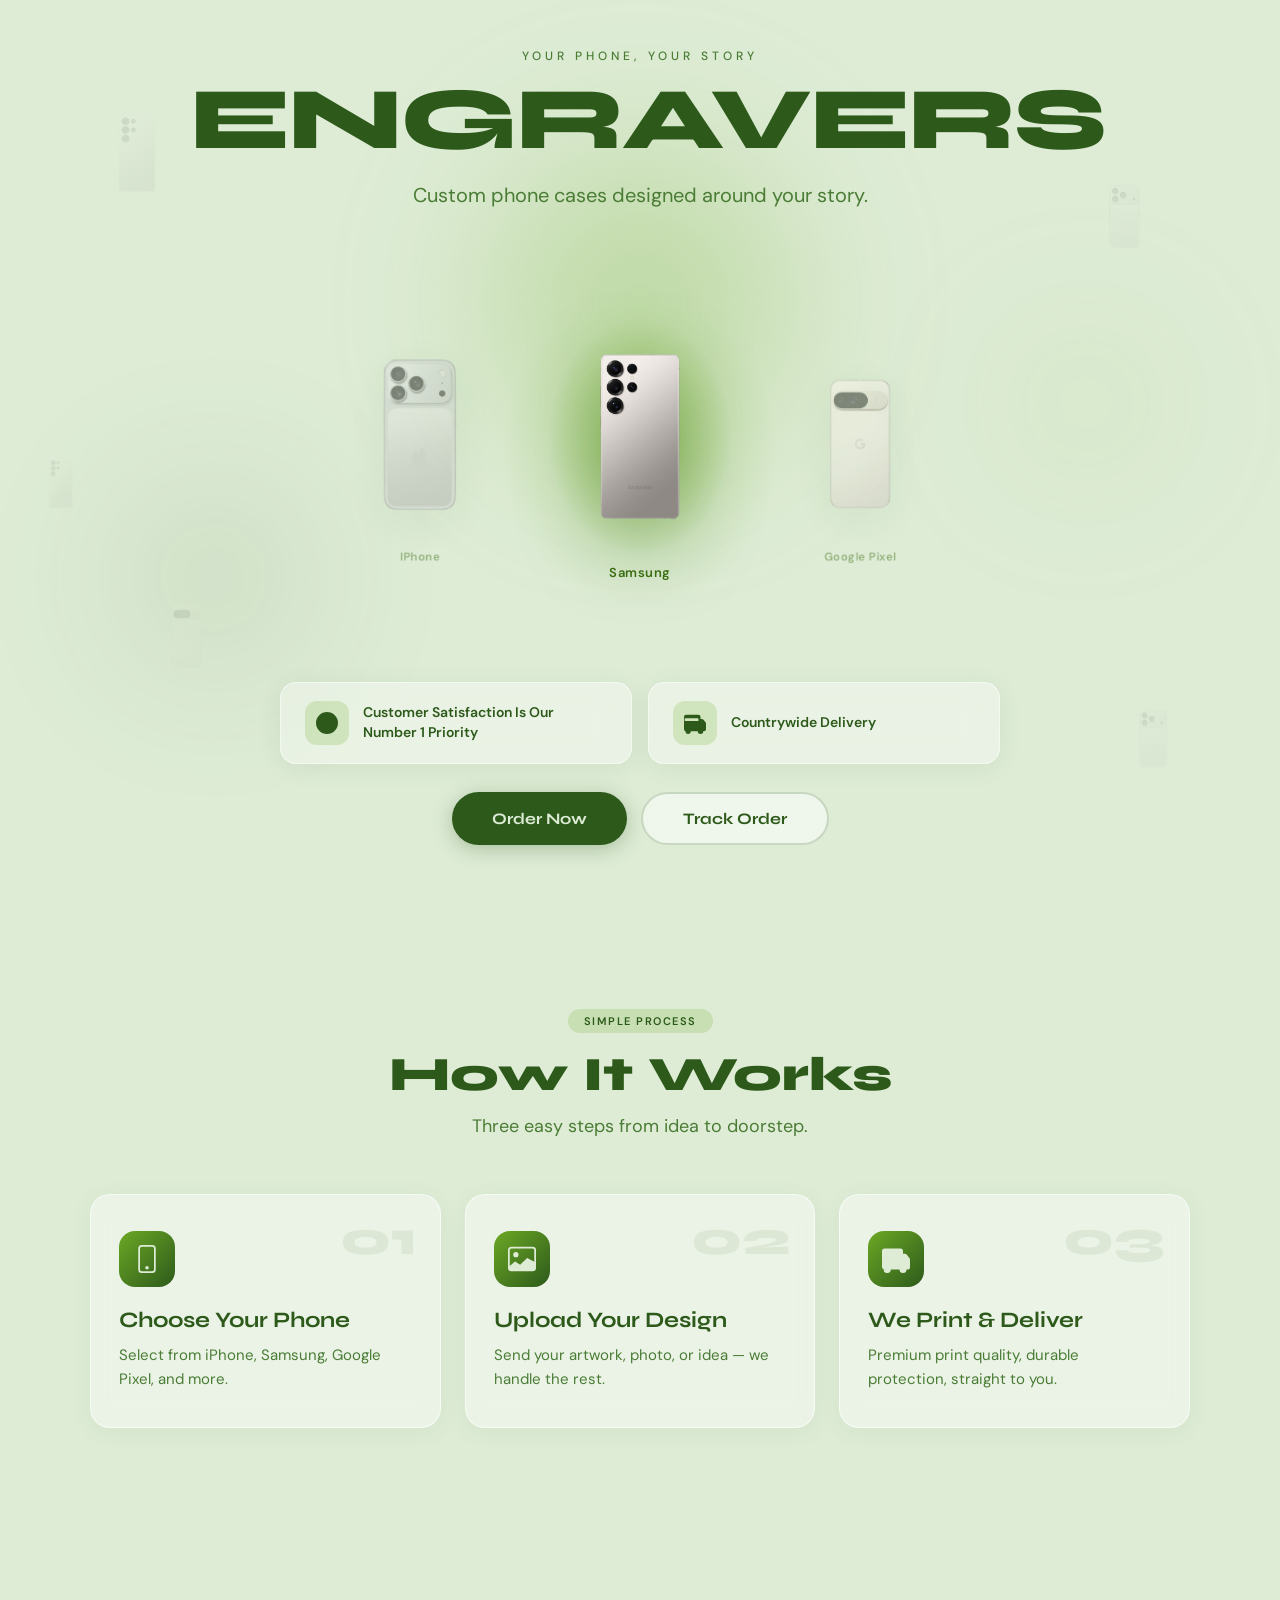
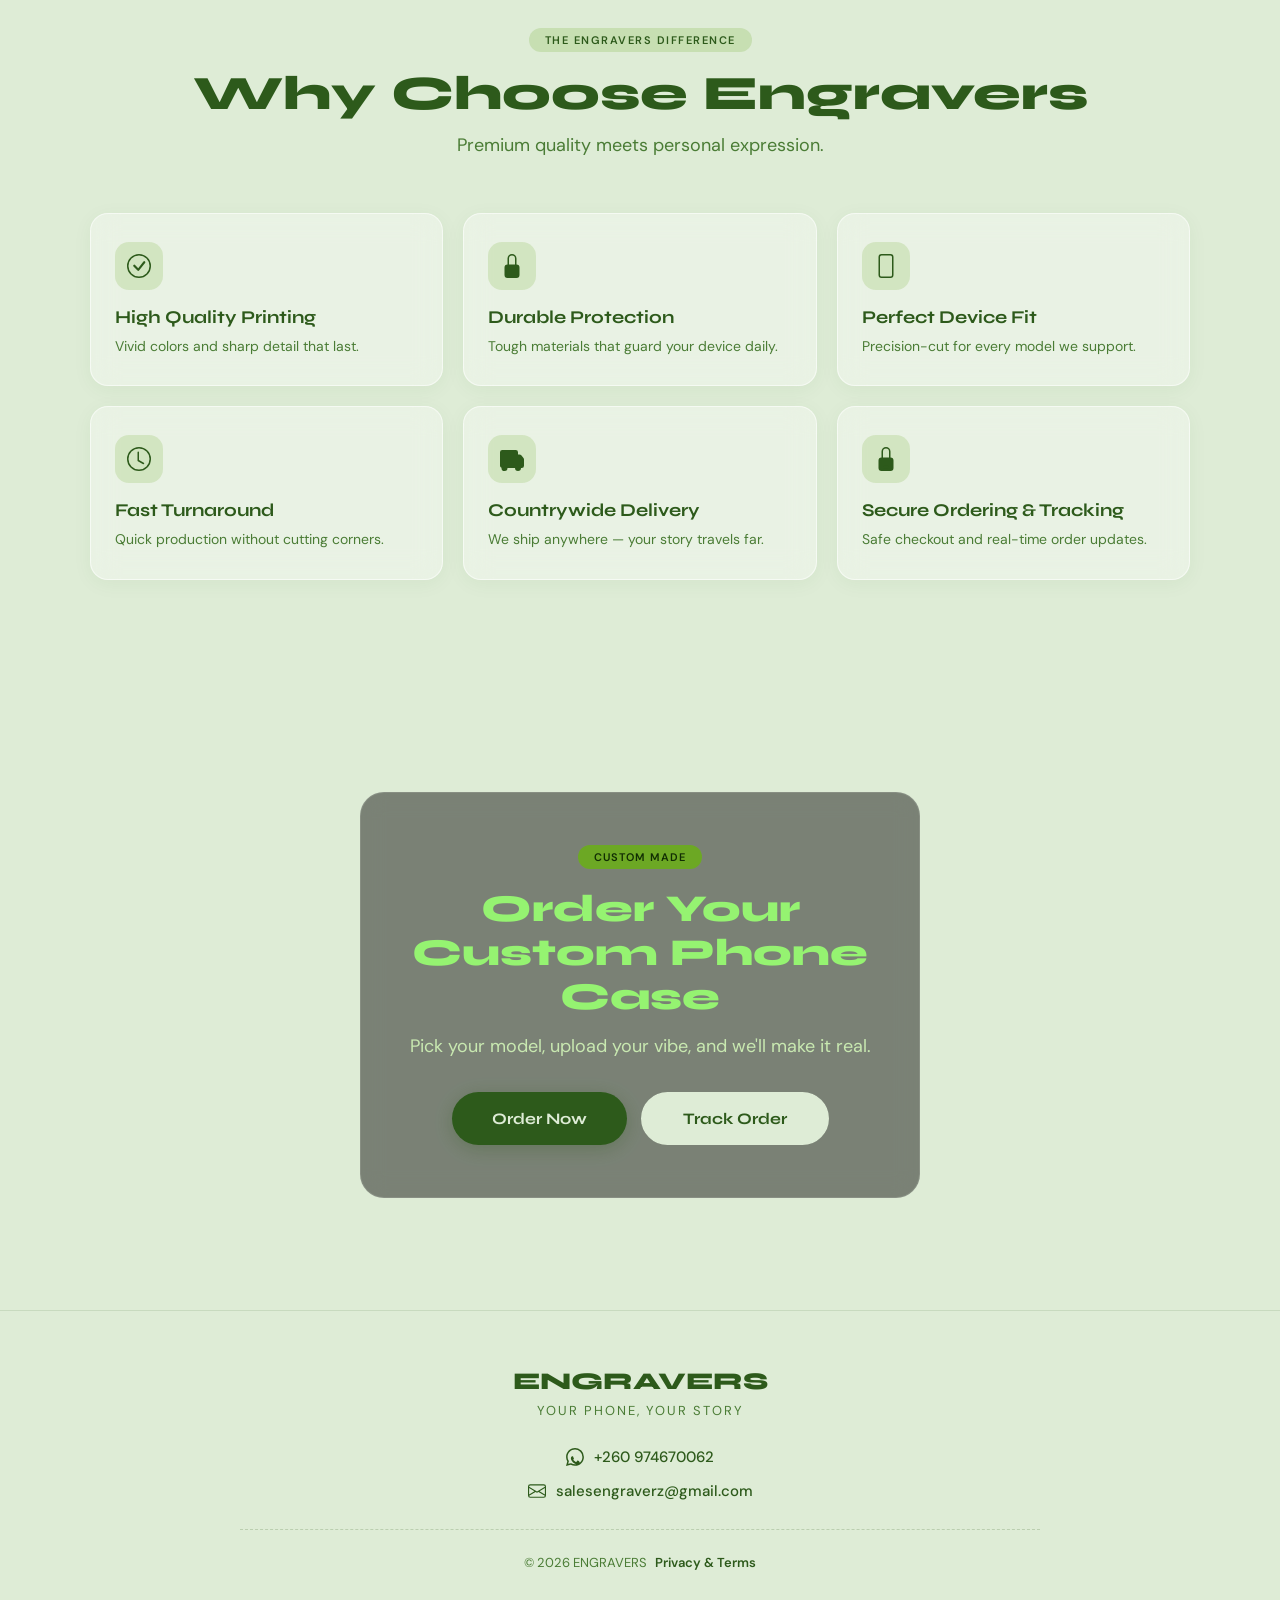
<file: index.html>
<!DOCTYPE html>
<html lang="en" style="color-scheme: light;">

<head>
    <meta charset="UTF-8">
    <meta name="viewport" content="width=device-width, initial-scale=1.0">
    <title>ENGRAVERS</title>
    <meta name="color-scheme" content="light only">
    <meta name="description" content="ENGRAVERS — Custom phone cases designed around your story.">
    <link rel="preconnect" href="https://fonts.googleapis.com">
    <link rel="preconnect" href="https://fonts.gstatic.com" crossorigin>
    <link
        href="https://fonts.googleapis.com/css2?family=DM+Sans:ital,opsz,wght@0,9..40,400;0,9..40,500;0,9..40,600;0,9..40,700&family=Syne:wght@400;600;700;800&display=swap"
        rel="stylesheet">
    <link rel="stylesheet" href="style.css">
    <link rel="icon" type="image/svg+xml" href="favicon.svg">
</head>

<body>

    <section class="hero" id="hero">
        <div class="hero-bg" aria-hidden="true">
            <div class="gradient-glow gradient-glow--1"></div>
            <div class="gradient-glow gradient-glow--2"></div>
            <div class="gradient-glow gradient-glow--3"></div>
            <div class="particles" id="particles"></div>
            <div class="floating-cases">
                <img class="floating-case floating-case--1" src="images/samsung.png" alt="">
                <img class="floating-case floating-case--2" src="images/iphone.png" alt="">
                <img class="floating-case floating-case--3" src="images/gpixel.png" alt="">
                <img class="floating-case floating-case--4" src="images/iphone.png" alt="">
                <img class="floating-case floating-case--5" src="images/samsung.png" alt="">
            </div>
        </div>

        <div class="hero-inner">
            <header class="hero-header reveal">
                <p class="hero-tagline">Your Phone, Your Story</p>
                <h1 class="hero-title">ENGRAVERS</h1>
                <p class="hero-subtitle">Custom phone cases designed around your story.</p>
            </header>

            <div class="carousel-wrap reveal reveal-delay-1">
                <div class="carousel-glow" aria-hidden="true"></div>
                <div class="carousel">
                    <div class="case-wrap left">
                        <div class="case-halo"></div>
                        <img class="phone-case" src="images/iphone.png" alt="iPhone case">
                        <span class="case-label">iPhone</span>
                    </div>
                    <div class="case-wrap active">
                        <div class="case-halo"></div>
                        <img class="phone-case" src="images/samsung.png" alt="Samsung case">
                        <span class="case-label">Samsung</span>
                    </div>
                    <div class="case-wrap right">
                        <div class="case-halo"></div>
                        <img class="phone-case" src="images/gpixel.png" alt="Google Pixel case">
                        <span class="case-label">Google Pixel</span>
                    </div>
                </div>
            </div>

            <div class="stats-bar reveal reveal-delay-2">
                <div class="stat-card">
                    <div class="stat-icon">
                        <svg xmlns="http://www.w3.org/2000/svg" width="22" height="22" fill="currentColor"
                            viewBox="0 0 16 16" aria-hidden="true">
                            <path
                                d="M8 16A8 8 0 1 0 8 0a8 8 0 0 0 0 16m3.5-7.813V4.396A.5.5 0 0 0 10.5 4h-5a.5.5 0 0 0-.5.5v3.791Q6 8 8 8q1.875 0 3.5-.813" />
                        </svg>
                    </div>
                    <p>Customer Satisfaction Is Our Number 1 Priority</p>
                </div>
                <div class="stat-card">
                    <div class="stat-icon">
                        <svg xmlns="http://www.w3.org/2000/svg" width="22" height="22" fill="currentColor"
                            viewBox="0 0 16 16" aria-hidden="true">
                            <path
                                d="M0 3.5A1.5 1.5 0 0 1 1.5 2h9A1.5 1.5 0 0 1 12 3.5V5h1.02a1.5 1.5 0 0 1 1.17.563l1.481 1.85a1.5 1.5 0 0 1 .329.938V12.5a1.5 1.5 0 0 1-1.5 1.5H14a2 2 0 1 1-4 0H5a2 2 0 1 1-3.998-.085A1.5 1.5 0 0 1 0 12.5zm11.5 3h-1v-1.5a.5.5 0 0 0-.5-.5h-9a.5.5 0 0 0-.5.5V6.5h11z" />
                        </svg>
                    </div>
                    <p>Countrywide Delivery</p>
                </div>
            </div>

            <div class="hero-cta reveal reveal-delay-3">
                <a href="order.html" class="order-btn order-btn--primary text-decoration-none"><span>Order
                        Now</span></a>
                <a href="track.php" class="order-btn order-btn--secondary text-decoration-none"><span>Track
                        Order</span></a>
            </div>
        </div>
    </section>

    <section class="section how-it-works" id="how-it-works">
        <div class="section-inner">
            <div class="section-header reveal">
                <span class="section-tag">Simple Process</span>
                <h2>How It Works</h2>
                <p>Three easy steps from idea to doorstep.</p>
            </div>
            <div class="steps-grid">
                <article class="step-card reveal">
                    <div class="step-icon">
                        <svg xmlns="http://www.w3.org/2000/svg" width="28" height="28" fill="currentColor"
                            viewBox="0 0 16 16" aria-hidden="true">
                            <path
                                d="M11 1a1 1 0 0 1 1 1v12a1 1 0 0 1-1 1H5a1 1 0 0 1-1-1V2a1 1 0 0 1 1-1zM5 0a2 2 0 0 0-2 2v12a2 2 0 0 0 2 2h6a2 2 0 0 0 2-2V2a2 2 0 0 0-2-2z" />
                            <path d="M8 14a1 1 0 1 0 0-2 1 1 0 0 0 0 2" />
                        </svg>
                    </div>
                    <span class="step-number">01</span>
                    <h3>Choose Your Phone</h3>
                    <p>Select from iPhone, Samsung, Google Pixel, and more.</p>
                </article>
                <article class="step-card reveal reveal-delay-1">
                    <div class="step-icon">
                        <svg xmlns="http://www.w3.org/2000/svg" width="28" height="28" fill="currentColor"
                            viewBox="0 0 16 16" aria-hidden="true">
                            <path d="M6.002 5.5a1.5 1.5 0 1 1-3 0 1.5 1.5 0 0 1 3 0" />
                            <path
                                d="M2.002 1a2 2 0 0 0-2 2v10a2 2 0 0 0 2 2h12a2 2 0 0 0 2-2V3a2 2 0 0 0-2-2zm12 1a1 1 0 0 1 1 1v6.5l-3.777-1.947a.5.5 0 0 0-.577.093l-3.71 3.71-2.66-1.772a.5.5 0 0 0-.63.062L1.002 12V3a1 1 0 0 1 1-1z" />
                        </svg>
                    </div>
                    <span class="step-number">02</span>
                    <h3>Upload Your Design</h3>
                    <p>Send your artwork, photo, or idea — we handle the rest.</p>
                </article>
                <article class="step-card reveal reveal-delay-2">
                    <div class="step-icon">
                        <svg xmlns="http://www.w3.org/2000/svg" width="28" height="28" fill="currentColor"
                            viewBox="0 0 16 16" aria-hidden="true">
                            <path
                                d="M0 3.5A1.5 1.5 0 0 1 1.5 2h9A1.5 1.5 0 0 1 12 3.5V5h1.02a1.5 1.5 0 0 1 1.17.563l1.481 1.85a1.5 1.5 0 0 1 .329.938V12.5a1.5 1.5 0 0 1-1.5 1.5H14a2 2 0 1 1-4 0H5a2 2 0 1 1-3.998-.085A1.5 1.5 0 0 1 0 12.5z" />
                        </svg>
                    </div>
                    <span class="step-number">03</span>
                    <h3>We Print &amp; Deliver</h3>
                    <p>Premium print quality, durable protection, straight to you.</p>
                </article>
            </div>
        </div>
    </section>

    <section class="section why-choose" id="why-choose">
        <div class="section-inner">
            <div class="section-header reveal">
                <span class="section-tag">The Engravers Difference</span>
                <h2>Why Choose Engravers</h2>
                <p>Premium quality meets personal expression.</p>
            </div>
            <div class="features-grid">
                <article class="feature-card reveal">
                    <div class="feature-icon">
                        <svg xmlns="http://www.w3.org/2000/svg" width="24" height="24" fill="currentColor"
                            viewBox="0 0 16 16" aria-hidden="true">
                            <path d="M8 15A7 7 0 1 1 8 1a7 7 0 0 1 0 14m0 1A8 8 0 1 0 8 0a8 8 0 0 0 0 16" />
                            <path
                                d="M10.97 4.97a.235.235 0 0 0-.02.022L7.477 9.417 5.384 7.323a.75.75 0 0 0-1.06 1.06L6.97 11.03a.75.75 0 0 0 1.079-.02l3.992-4.99a.75.75 0 0 0-1.071-1.05" />
                        </svg>
                    </div>
                    <h3>High Quality Printing</h3>
                    <p>Vivid colors and sharp detail that last.</p>
                </article>
                <article class="feature-card reveal reveal-delay-1">
                    <div class="feature-icon">
                        <svg xmlns="http://www.w3.org/2000/svg" width="24" height="24" fill="currentColor"
                            viewBox="0 0 16 16" aria-hidden="true">
                            <path
                                d="M8 1a2 2 0 0 1 2 2v4H6V3a2 2 0 0 1 2-2m3 6V3a3 3 0 0 0-6 0v4a2 2 0 0 0-2 2v5a2 2 0 0 0 2 2h6a2 2 0 0 0 2-2V9a2 2 0 0 0-2-2" />
                        </svg>
                    </div>
                    <h3>Durable Protection</h3>
                    <p>Tough materials that guard your device daily.</p>
                </article>
                <article class="feature-card reveal reveal-delay-2">
                    <div class="feature-icon">
                        <svg xmlns="http://www.w3.org/2000/svg" width="24" height="24" fill="currentColor"
                            viewBox="0 0 16 16" aria-hidden="true">
                            <path
                                d="M11 1a1 1 0 0 1 1 1v12a1 1 0 0 1-1 1H5a1 1 0 0 1-1-1V2a1 1 0 0 1 1-1zM5 0a2 2 0 0 0-2 2v12a2 2 0 0 0 2 2h6a2 2 0 0 0 2-2V2a2 2 0 0 0-2-2z" />
                        </svg>
                    </div>
                    <h3>Perfect Device Fit</h3>
                    <p>Precision-cut for every model we support.</p>
                </article>
                <article class="feature-card reveal">
                    <div class="feature-icon">
                        <svg xmlns="http://www.w3.org/2000/svg" width="24" height="24" fill="currentColor"
                            viewBox="0 0 16 16" aria-hidden="true">
                            <path d="M8 3.5a.5.5 0 0 0-1 0V9a.5.5 0 0 0 .252.434l3.5 2a.5.5 0 0 0 .496-.868L8 8.71z" />
                            <path d="M8 16A8 8 0 1 0 8 0a8 8 0 0 0 0 16m7-8A7 7 0 1 1 1 8a7 7 0 0 1 14 0" />
                        </svg>
                    </div>
                    <h3>Fast Turnaround</h3>
                    <p>Quick production without cutting corners.</p>
                </article>
                <article class="feature-card reveal reveal-delay-1">
                    <div class="feature-icon">
                        <svg xmlns="http://www.w3.org/2000/svg" width="24" height="24" fill="currentColor"
                            viewBox="0 0 16 16" aria-hidden="true">
                            <path
                                d="M0 3.5A1.5 1.5 0 0 1 1.5 2h9A1.5 1.5 0 0 1 12 3.5V5h1.02a1.5 1.5 0 0 1 1.17.563l1.481 1.85a1.5 1.5 0 0 1 .329.938V12.5a1.5 1.5 0 0 1-1.5 1.5H14a2 2 0 1 1-4 0H5a2 2 0 1 1-3.998-.085A1.5 1.5 0 0 1 0 12.5z" />
                        </svg>
                    </div>
                    <h3>Countrywide Delivery</h3>
                    <p>We ship anywhere — your story travels far.</p>
                </article>
                <article class="feature-card reveal reveal-delay-2">
                    <div class="feature-icon">
                        <svg xmlns="http://www.w3.org/2000/svg" width="24" height="24" fill="currentColor"
                            viewBox="0 0 16 16" aria-hidden="true">
                            <path
                                d="M8 1a2 2 0 0 1 2 2v4H6V3a2 2 0 0 1 2-2m3 6V3a3 3 0 0 0-6 0v4a2 2 0 0 0-2 2v5a2 2 0 0 0 2 2h6a2 2 0 0 0 2-2V9a2 2 0 0 0-2-2" />
                            <path
                                d="M9.5 12.5a.5.5 0 0 1 .5.5v1a.5.5 0 0 1-.5.5h-3a.5.5 0 0 1-.5-.5v-1a.5.5 0 0 1 .5-.5h3z" />
                        </svg>
                    </div>
                    <h3>Secure Ordering &amp; Tracking</h3>
                    <p>Safe checkout and real-time order updates.</p>
                </article>
            </div>
        </div>
    </section>

    <section class="order-section" id="order">
        <div class="order-content reveal">
            <div class="order-tag">custom made</div>
            <h2>Order Your Custom Phone Case</h2>
            <p>Pick your model, upload your vibe, and we'll make it real.</p>
            <div class="order-actions">
                <a href="order.html" class="order-btn order-btn--primary text-decoration-none"><span>Order
                        Now</span></a>
                <a href="track.php" class="order-btn order-btn--secondary text-decoration-none"><span>Track
                        Order</span></a>
            </div>
        </div>
    </section>

    <footer class="site-footer">
        <div class="footer-inner">
            <div class="footer-brand">
                <h3>ENGRAVERS</h3>
                <p>Your Phone, Your Story</p>
            </div>
            <div class="footer-contact">
                <a href="https://wa.me/260974670062" target="_blank" rel="noopener noreferrer" class="footer-link">
                    <svg xmlns="http://www.w3.org/2000/svg" width="18" height="18" fill="currentColor"
                        viewBox="0 0 16 16" aria-hidden="true">
                        <path
                            d="M13.601 2.326A7.85 7.85 0 0 0 7.994 0C3.627 0 .068 3.558.064 7.926c0 1.399.366 2.76 1.057 3.965L0 16l4.204-1.102a7.9 7.9 0 0 0 3.79.965h.004c4.368 0 7.926-3.558 7.93-7.93A7.9 7.9 0 0 0 13.6 2.326zM7.994 14.521a6.6 6.6 0 0 1-3.356-.92l-.24-.144-2.494.654.666-2.433-.156-.251a6.56 6.56 0 0 1-1.007-3.505c0-3.626 2.957-6.584 6.591-6.584a6.56 6.56 0 0 1 4.66 1.931 6.56 6.56 0 0 1 1.928 4.66c-.004 3.639-2.961 6.592-6.592 6.592m3.69-2.686c-.195-.097-1.155-.57-1.336-.636-.181-.066-.313-.097-.446.1-.133.197-.513.636-.63 1.155-.181.066-.362.032-.557-.066-1.171-.588-1.928-1.4-2.197-1.87-.097-.17-.01-.263.076-.349.076-.078.166-.195.249-.293.082-.1.11-.166.166-.332.055-.166.027-.313-.014-.395-.04-.082-.446-1.077-.612-1.47-.16-.389-.323-.335-.445-.34-.114-.007-.247-.007-.38-.007a.73.73 0 0 0-.529.247c-.182.198-.691.677-.691 1.654s.71 1.916.81 2.049c.098.133 1.394 2.132 3.383 2.992.47.205.84.326 1.129.418.475.152.904.129 1.246.08.38-.058 1.155-.472 1.316-.928.16-.457.16-.849.113-.927-.048-.078-.182-.125-.377-.221" />
                    </svg>
                    <span>+260 974670062</span>
                </a>
                <a href="mailto:salesengraverz@gmail.com" class="footer-link">
                    <svg xmlns="http://www.w3.org/2000/svg" width="18" height="18" fill="currentColor"
                        viewBox="0 0 16 16" aria-hidden="true">
                        <path
                            d="M0 4a2 2 0 0 1 2-2h12a2 2 0 0 1 2 2v8a2 2 0 0 1-2 2H2a2 2 0 0 1-2-2zm2-1a1 1 0 0 0-1 1v.217l7 4.2 7-4.2V4a1 1 0 0 0-1-1zm13 2.383-4.708 2.825L15 11.105zm-.034 6.876-5.64-3.471L8 9.583l-1.326-.795-5.64 3.47A1 1 0 0 0 2 13h12a1 1 0 0 0 .966-.741zM1 11.105l4.708-2.897L1 5.383z" />
                    </svg>
                    <span>salesengraverz@gmail.com</span>
                </a>
            </div>
            <div class="footer-bottom">
                <p>&copy; 2026 ENGRAVERS</p>
                <a href="privacy.php" class="footer-policy">Privacy &amp; Terms</a>
            </div>
        </div>
    </footer>

    <script src="script.js"></script>
</body>

</html>
</file>
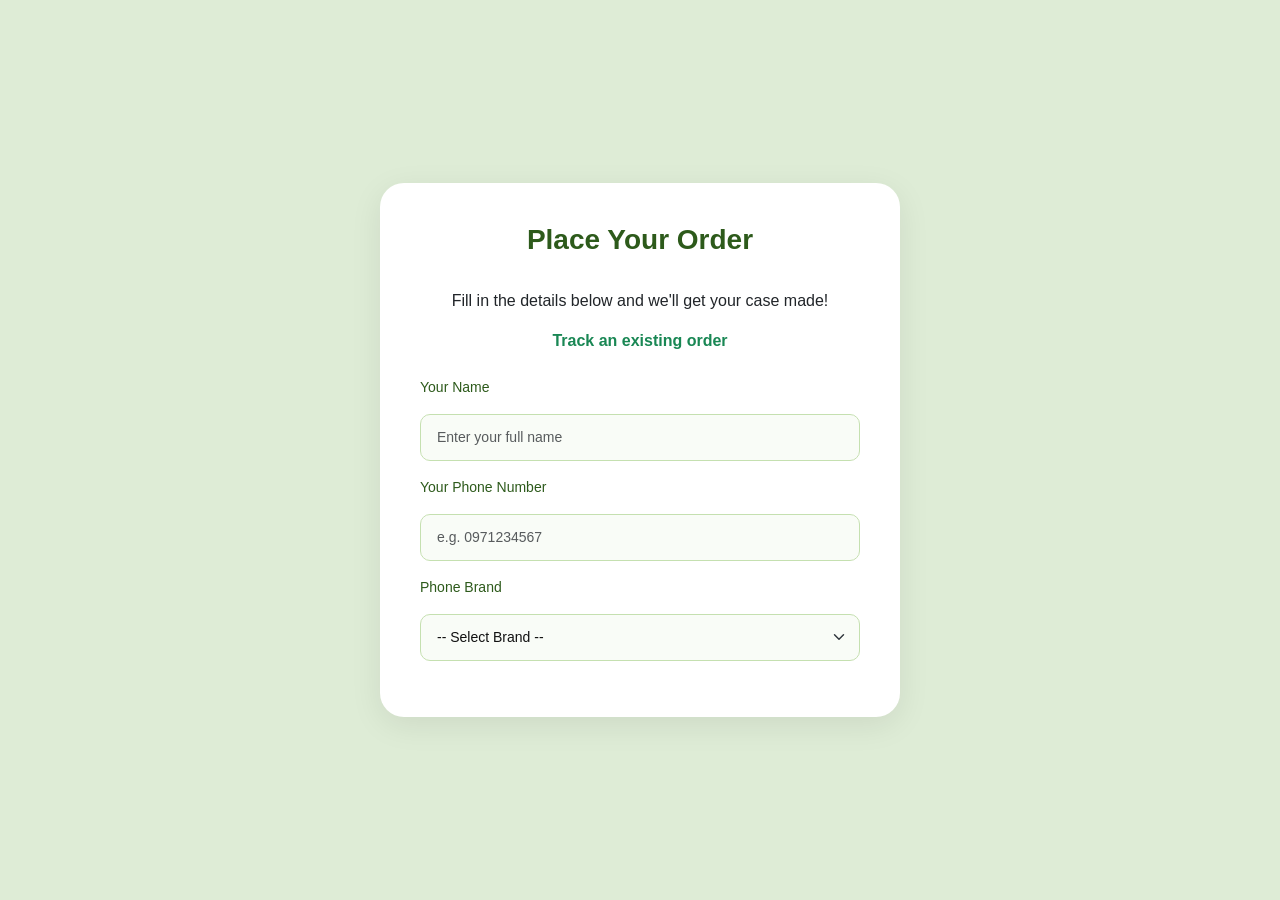
<file: order.html>
<!DOCTYPE html>
<html lang="en">
<head>
    <meta charset="UTF-8">
    <meta name="viewport" content="width=device-width, initial-scale=1.0">
    <title>ENGRAVERS ORDER FORM</title>
    <link href="https://cdn.jsdelivr.net/npm/bootstrap@5.3.0/dist/css/bootstrap.min.css" rel="stylesheet" />
    <link rel="stylesheet" href="order.css" />
    <link rel="icon" type="image/svg+xml" href="favicon.svg">
</head>
<body>
  <div class="container py-5">
    <div class="order-page mx-auto">

      <div class="order-header text-center mb-4">
        <h1>Place Your Order</h1>
        <p>Fill in the details below and we'll get your case made!</p>
        <a href="track.php" class="text-success fw-semibold text-decoration-none">Track an existing order</a>
      </div>

      <form id="orderForm">

        <!-- NAME -->
        <div class="field mb-3">
          <label class="form-label">Your Name</label>
          <input type="text" id="name" name="name" class="form-control" placeholder="Enter your full name" required />
        </div>

        <!-- PHONE NUMBER -->
        <div class="field mb-3">
          <label class="form-label">Your Phone Number</label>
          <input type="tel" id="phone" name="phone" class="form-control" placeholder="e.g. 0971234567" required />
        </div>

        <!-- PHONE BRAND -->
        <div class="field mb-3">
          <label class="form-label">Phone Brand</label>
          <select id="brand" name="brand" class="form-select" required>
            <option value="">-- Select Brand --</option>
            <option value="iphone">iPhone</option>
            <option value="samsung">Samsung</option>
            <option value="pixel">Google Pixel</option>
          </select>
        </div>

        <!-- PHONE MODEL -->
        <div class="field mb-3" id="modelField" style="display:none">
          <label class="form-label">Phone Model</label>
          <select id="model" name="model" class="form-select" required></select>
        </div>

        <!-- CASE FINISH -->
       <!-- CASE FINISH -->
<div class="field mb-3" id="finishField" style="display:none">
  <label class="form-label">Case Finish</label>
  <div class="d-flex gap-2">
    <input type="radio" class="btn-check" name="finish" id="mattBtn" value="Matte" autocomplete="off" />
    <label class="btn btn-outline-success w-50" for="mattBtn">Matte</label>

    <input type="radio" class="btn-check" name="finish" id="glossBtn" value="Glossy" autocomplete="off" />
    <label class="btn btn-outline-success w-50" for="glossBtn">Glossy</label>
  </div>
</div>

<!-- CASE TYPE -->
<div class="field mb-3" id="typeField" style="display:none">
  <label class="form-label">Case Type</label>
  <div class="d-flex gap-2">
    <input type="radio" class="btn-check" name="caseType" id="singleBtn" value="Single" autocomplete="off" />
    <label class="btn btn-outline-success w-50" for="singleBtn">Single — K120</label>

    <input type="radio" class="btn-check" name="caseType" id="doubleBtn" value="Double" autocomplete="off" />
    <label class="btn btn-outline-success w-50" for="doubleBtn">Double — K150</label>
  </div>
</div>

<!-- SILICON PAD -->
<div class="field mb-3" id="siliconField" style="display:none">
  <label class="form-label">Silicon Suction Pad</label>
  <div class="d-flex gap-2">
    <input type="radio" class="btn-check" name="silicon" id="siliconYes" value="Yes" autocomplete="off" />
    <label class="btn btn-outline-success w-50" for="siliconYes">Yes (+K30)</label>

    <input type="radio" class="btn-check" name="silicon" id="siliconNo" value="No" autocomplete="off" />
    <label class="btn btn-outline-success w-50" for="siliconNo">No</label>
  </div>
</div>

<!-- DELIVERY -->
<div class="field mb-3" id="deliveryField" style="display:none">
  <label class="form-label">Delivery Option</label>
  <div class="d-flex gap-2">
    <input type="radio" class="btn-check" name="delivery" id="pickupBtn" value="Pickup" autocomplete="off" />
    <label class="btn btn-outline-success w-50" for="pickupBtn">Pickup</label>

    <input type="radio" class="btn-check" name="delivery" id="deliverBtn" value="Delivery" autocomplete="off" />
    <label class="btn btn-outline-success w-50" for="deliverBtn">Delivery</label>
  </div>

  <!-- Pickup info — shown when Pickup is selected -->
  <div id="pickupInfo" style="display:none; margin-top:12px; padding:12px 16px; background:rgba(108,168,36,0.15); border-radius:10px; font-size:14px; color:#4a7c35;">
     Pickup at: <strong>East Park Mall, Lusaka</strong>
  </div>
</div>
        <!-- LOCATION -->
        <div class="field mb-3" id="locationField" style="display:none">
          <label class="form-label">Your Location</label>
          <input type="text" id="location" name="location" class="form-control" placeholder="Enter your location for delivery" />
        </div>

        <!-- PRICE SUMMARY -->
        <div class="field mb-3" id="priceField" style="display:none">
          <div class="price-box d-flex justify-content-between align-items-center">
            <span>Total Price:</span>
            <span id="totalDisplay">K0</span>
          </div>
        </div>

        <!-- DESIGN UPLOAD -->
        <div class="field mb-3" id="uploadField" style="display:none">
          <label class="form-label">Upload Your Design</label>
          <small class="d-block mb-1">Minimum 1000 x 1500px · Min 500KB · Max 5MB · Images or PDF accepted</small>
          <input type="file" id="design" name="design" class="form-control" accept="image/*,.pdf" required />
          <span id="uploadError" class="text-danger" style="font-size:12px;display:none">Image must be at least 800x1500px</span>
        </div>

        <!-- PAYMENT SCREENSHOT -->
        <div class="field mb-3" id="paymentField" style="display:none">
          <label class="form-label">Payment Screenshot</label>
          <small class="d-block mb-1">Upload proof of payment &nbsp;·&nbsp; Max 5MB</small>
          <input type="file" id="payment" name="payment" class="form-control" accept="image/*" required />
        </div>

        <!-- SUBMIT -->
        <button type="submit" id="submitBtn" class="w-100 mt-3" style="display:none">Send Order →</button>

      </form>
    </div>
  </div>

  <script src="order.js"></script>
  <script src="https://cdn.jsdelivr.net/npm/bootstrap@5.3.0/dist/js/bootstrap.bundle.min.js"></script>

</body>
</html>
</file>
<file: style.css>
/* =============================================
   ENGRAVERS — Premium Landing Page Styles
   Brand: #2d5a1b | #deecd6 | #6ca824
   ============================================= */

*,
*::before,
*::after {
    box-sizing: border-box;
}

html {
    scroll-behavior: smooth;
}

body {
    margin: 0;
    padding: 0;
    min-height: 100%;
    background-color: #deecd6;
    color: #2d5a1b;
    font-family: 'DM Sans', sans-serif;
    forced-color-adjust: none;
    overflow-x: hidden;
    -webkit-font-smoothing: antialiased;
}

img {
    max-width: 100%;
    display: block;
}

.text-decoration-none {
    text-decoration: none;
}

/* ─── Hero ─── */
.hero {
    position: relative;
    min-height: 100vh;
    min-height: 100dvh;
    display: flex;
    align-items: center;
    justify-content: center;
    background-color: #deecd6;
    overflow: hidden;
    padding: 48px 24px 64px;
}

.hero-bg {
    position: absolute;
    inset: 0;
    pointer-events: none;
    z-index: 0;
}

.gradient-glow {
    position: absolute;
    border-radius: 50%;
    filter: blur(80px);
    opacity: 0.45;
    animation: blobFloat 12s ease-in-out infinite;
}

.gradient-glow--1 {
    width: 420px;
    height: 420px;
    background: radial-gradient(circle, #6ca824 0%, transparent 70%);
    top: 10%;
    left: 50%;
    transform: translateX(-50%);
}

.gradient-glow--2 {
    width: 300px;
    height: 300px;
    background: radial-gradient(circle, rgba(45, 90, 27, 0.35) 0%, transparent 70%);
    bottom: 20%;
    left: 5%;
    animation-delay: -4s;
}

.gradient-glow--3 {
    width: 260px;
    height: 260px;
    background: radial-gradient(circle, rgba(108, 168, 36, 0.3) 0%, transparent 70%);
    top: 30%;
    right: 5%;
    animation-delay: -8s;
}

@keyframes blobFloat {

    0%,
    100% {
        transform: translate(0, 0) scale(1);
    }

    33% {
        transform: translate(20px, -30px) scale(1.05);
    }

    66% {
        transform: translate(-15px, 20px) scale(0.95);
    }
}

.particles {
    position: absolute;
    inset: 0;
}

.particle {
    position: absolute;
    border-radius: 50%;
    opacity: 0;
    animation: particleDrift linear infinite;
}

@keyframes particleDrift {
    0% {
        opacity: 0;
        transform: translateY(0) scale(0.5);
    }

    10% {
        opacity: 0.6;
    }

    90% {
        opacity: 0.3;
    }

    100% {
        opacity: 0;
        transform: translateY(-100vh) scale(1);
    }
}

.floating-cases {
    position: absolute;
    inset: 0;
}

.floating-case {
    position: absolute;
    width: 60px;
    height: auto;
    opacity: 0.08;
    filter: blur(0.5px);
    animation: caseFloat 8s ease-in-out infinite;
}

.floating-case--1 {
    top: 12%;
    left: 8%;
    animation-delay: 0s;
    width: 70px;
}

.floating-case--2 {
    top: 20%;
    right: 10%;
    animation-delay: -2s;
    width: 55px;
}

.floating-case--3 {
    bottom: 25%;
    left: 12%;
    animation-delay: -4s;
    width: 65px;
}

.floating-case--4 {
    bottom: 15%;
    right: 8%;
    animation-delay: -6s;
    width: 50px;
}

.floating-case--5 {
    top: 50%;
    left: 3%;
    animation-delay: -3s;
    width: 45px;
    opacity: 0.06;
}

@keyframes caseFloat {

    0%,
    100% {
        transform: translateY(0) rotate(-5deg);
    }

    50% {
        transform: translateY(-20px) rotate(5deg);
    }
}

.hero-inner {
    position: relative;
    z-index: 1;
    width: 100%;
    max-width: 900px;
    text-align: center;
}

.hero-tagline {
    font-size: 12px;
    color: #4a7c35;
    text-transform: uppercase;
    letter-spacing: 4px;
    font-weight: 500;
    margin: 0 0 12px;
}

.hero-title {
    font-family: 'Syne', sans-serif;
    font-size: clamp(28px, 8vw, 88px);
    font-weight: 800;
    color: #2d5a1b;
    margin: 0 0 16px;
    line-height: 1;
    letter-spacing: -2px;
    white-space: nowrap;
}
.hero-subtitle {
    font-size: clamp(16px, 2.5vw, 20px);
    color: #4a7c35;
    margin: 0 0 40px;
    font-weight: 400;
    line-height: 1.5;
}

/* ─── Carousel ─── */
.carousel-wrap {
    position: relative;
    margin: 0 auto;
}

.carousel-glow {
    position: absolute;
    top: 50%;
    left: 50%;
    width: 280px;
    height: 320px;
    transform: translate(-50%, -50%);
    background: radial-gradient(ellipse, rgba(108, 168, 36, 0.35) 0%, rgba(108, 168, 36, 0.08) 50%, transparent 70%);
    border-radius: 50%;
    animation: glowPulse 3s ease-in-out infinite;
    pointer-events: none;
    z-index: 0;
}

@keyframes glowPulse {

    0%,
    100% {
        opacity: 0.7;
        transform: translate(-50%, -50%) scale(1);
    }

    50% {
        opacity: 1;
        transform: translate(-50%, -50%) scale(1.08);
    }
}

.carousel {
    position: relative;
    height: 400px;
    display: flex;
    align-items: center;
    justify-content: center;
    z-index: 1;
}

.case-wrap {
    position: absolute;
    display: flex;
    flex-direction: column;
    align-items: center;
    gap: 10px;
    transition: transform 0.65s cubic-bezier(0.4, 0, 0.2, 1),
        opacity 0.65s cubic-bezier(0.4, 0, 0.2, 1);
    will-change: transform, opacity;
}

.case-halo {
    position: absolute;
    top: 50%;
    left: 50%;
    width: 200px;
    height: 260px;
    transform: translate(-50%, -55%);
    border-radius: 28px;
    background: radial-gradient(ellipse at center, rgba(108, 168, 36, 0.5) 0%, transparent 65%);
    opacity: 0;
    transition: opacity 0.65s ease;
    pointer-events: none;
    z-index: -1;
}

.case-wrap.active {
    transform: translateX(0) scale(1);
    opacity: 1;
    z-index: 3;
}

.case-wrap.active .case-halo {
    opacity: 1;
    animation: haloRing 2.5s ease-in-out infinite;
}

@keyframes haloRing {

    0%,
    100% {
        box-shadow: 0 0 30px rgba(108, 168, 36, 0.3);
    }

    50% {
        box-shadow: 0 0 50px rgba(108, 168, 36, 0.55);
    }
}

.case-wrap.left {
    transform: translateX(-220px) scale(0.87);
    opacity: 0.45;
    z-index: 2;
}

.case-wrap.right {
    transform: translateX(220px) scale(0.87);
    opacity: 0.45;
    z-index: 2;
}

.case-wrap.hidden {
    transform: scale(0.5);
    opacity: 0;
    z-index: 1;
}

.phone-case {
    width: 150px;
    height: 235px;
    object-fit: contain;
    filter: drop-shadow(0 12px 24px rgba(45, 90, 27, 0.15));
    transition: filter 0.65s ease;
}

.case-wrap.active .phone-case {
    filter: drop-shadow(0 20px 40px rgba(45, 90, 27, 0.25));
}

.case-label {
    font-family: 'DM Sans', sans-serif;
    font-size: 13px;
    font-weight: 600;
    color: #3B6D11;
    text-transform: capitalize;
    letter-spacing: 0.5px;
}

/* ─── Stats Bar ─── */
.stats-bar {
    display: flex;
    flex-wrap: wrap;
    gap: 16px;
    justify-content: center;
    margin: 32px auto 28px;
    max-width: 720px;
}

.stat-card {
    flex: 1 1 280px;
    display: flex;
    align-items: center;
    gap: 14px;
    padding: 18px 24px;
    background: rgba(255, 255, 255, 0.35);
    backdrop-filter: blur(16px);
    -webkit-backdrop-filter: blur(16px);
    border: 1px solid rgba(255, 255, 255, 0.5);
    border-radius: 16px;
    box-shadow: 0 4px 24px rgba(45, 90, 27, 0.08);
    text-align: left;
}

.stat-icon {
    flex-shrink: 0;
    width: 44px;
    height: 44px;
    display: flex;
    align-items: center;
    justify-content: center;
    background: rgba(108, 168, 36, 0.2);
    border-radius: 12px;
    color: #2d5a1b;
}

.stat-card p {
    margin: 0;
    font-size: 14px;
    font-weight: 600;
    color: #2d5a1b;
    line-height: 1.4;
}

/* ─── Buttons ─── */
.hero-cta,
.order-actions {
    display: flex;
    flex-wrap: wrap;
    gap: 14px;
    justify-content: center;
}

.order-btn {
    position: relative;
    display: inline-flex;
    align-items: center;
    justify-content: center;
    padding: 15px 40px;
    border-radius: 100px;
    font-family: 'Syne', sans-serif;
    font-size: 16px;
    font-weight: 700;
    cursor: pointer;
    overflow: hidden;
    transition: transform 0.3s cubic-bezier(0.4, 0, 0.2, 1),
        box-shadow 0.3s ease,
        background-color 0.3s ease;
    border: none;
}

.order-btn span {
    position: relative;
    z-index: 2;
}

.order-btn::before {
    content: '';
    position: absolute;
    top: 0;
    left: -100%;
    width: 100%;
    height: 100%;
    background: linear-gradient(90deg, transparent, rgba(255, 255, 255, 0.25), transparent);
    transition: left 0.55s ease;
    z-index: 1;
}

.order-btn:hover::before {
    left: 100%;
}

.order-btn--primary {
    background-color: #2d5a1b;
    color: #deecd6;
    box-shadow: 0 4px 20px rgba(45, 90, 27, 0.3);
}

.order-btn--primary:hover {
    background-color: #1a3d08;
    transform: translateY(-3px);
    box-shadow: 0 8px 28px rgba(45, 90, 27, 0.4);
}

.order-btn--secondary {
    background-color: rgba(255, 255, 255, 0.5);
    color: #2d5a1b;
    border: 2px solid rgba(45, 90, 27, 0.2);
    backdrop-filter: blur(8px);
    -webkit-backdrop-filter: blur(8px);
}

.order-btn--secondary:hover {
    background-color: #2d5a1b;
    color: #deecd6;
    border-color: #2d5a1b;
    transform: translateY(-3px);
    box-shadow: 0 8px 28px rgba(45, 90, 27, 0.25);
}

.order-btn:active {
    transform: translateY(-1px);
}

/* ─── Sections ─── */
.section {
    padding: 100px 24px;
    position: relative;
}

.section-inner {
    max-width: 1100px;
    margin: 0 auto;
}

.section-header {
    text-align: center;
    margin-bottom: 56px;
}

.section-tag {
    display: inline-block;
    background: rgba(108, 168, 36, 0.2);
    color: #2d5a1b;
    font-size: 11px;
    font-weight: 600;
    padding: 5px 16px;
    border-radius: 100px;
    letter-spacing: 1.5px;
    text-transform: uppercase;
    margin-bottom: 16px;
}

.section-header h2 {
    font-family: 'Syne', sans-serif;
    font-size: clamp(32px, 5vw, 48px);
    font-weight: 800;
    color: #2d5a1b;
    margin: 0 0 12px;
    line-height: 1.1;
}

.section-header p {
    font-size: 18px;
    color: #4a7c35;
    margin: 0;
    max-width: 480px;
    margin-inline: auto;
}

/* ─── How It Works ─── */
.how-it-works {
    background: linear-gradient(180deg, #deecd6 0%, rgba(222, 236, 214, 0.6) 100%);
}

.steps-grid {
    display: grid;
    grid-template-columns: repeat(auto-fit, minmax(280px, 1fr));
    gap: 24px;
}

.step-card {
    position: relative;
    padding: 36px 28px;
    background: rgba(255, 255, 255, 0.4);
    backdrop-filter: blur(12px);
    -webkit-backdrop-filter: blur(12px);
    border: 1px solid rgba(255, 255, 255, 0.6);
    border-radius: 20px;
    box-shadow: 0 4px 24px rgba(45, 90, 27, 0.06);
    transition: transform 0.35s ease, box-shadow 0.35s ease;
}

.step-card:hover {
    transform: translateY(-6px);
    box-shadow: 0 12px 40px rgba(45, 90, 27, 0.12);
}

.step-icon {
    width: 56px;
    height: 56px;
    display: flex;
    align-items: center;
    justify-content: center;
    background: linear-gradient(135deg, #6ca824, #2d5a1b);
    border-radius: 16px;
    color: #deecd6;
    margin-bottom: 20px;
}

.step-number {
    position: absolute;
    top: 20px;
    right: 24px;
    font-family: 'Syne', sans-serif;
    font-size: 48px;
    font-weight: 800;
    color: rgba(45, 90, 27, 0.08);
    line-height: 1;
}

.step-card h3 {
    font-family: 'Syne', sans-serif;
    font-size: 22px;
    font-weight: 700;
    color: #2d5a1b;
    margin: 0 0 10px;
}

.step-card p {
    font-size: 15px;
    color: #4a7c35;
    margin: 0;
    line-height: 1.6;
}

/* ─── Why Choose ─── */
.why-choose {
    background: linear-gradient(180deg, rgba(222, 236, 214, 0.6) 0%, #deecd6 100%);
}

.features-grid {
    display: grid;
    grid-template-columns: repeat(auto-fit, minmax(300px, 1fr));
    gap: 20px;
}

.feature-card {
    padding: 28px 24px;
    background: rgba(255, 255, 255, 0.35);
    backdrop-filter: blur(14px);
    -webkit-backdrop-filter: blur(14px);
    border: 1px solid rgba(255, 255, 255, 0.55);
    border-radius: 18px;
    box-shadow: 0 4px 20px rgba(45, 90, 27, 0.05);
    transition: transform 0.35s ease, box-shadow 0.35s ease;
}

.feature-card:hover {
    transform: translateY(-5px);
    box-shadow: 0 12px 36px rgba(45, 90, 27, 0.12);
}

.feature-icon {
    width: 48px;
    height: 48px;
    display: flex;
    align-items: center;
    justify-content: center;
    background: rgba(108, 168, 36, 0.18);
    border-radius: 14px;
    color: #2d5a1b;
    margin-bottom: 16px;
}

.feature-card h3 {
    font-family: 'Syne', sans-serif;
    font-size: 18px;
    font-weight: 700;
    color: #2d5a1b;
    margin: 0 0 8px;
}

.feature-card p {
    font-size: 14px;
    color: #4a7c35;
    margin: 0;
    line-height: 1.55;
}

/* ─── Order Section ─── */
.order-section {
    background-image: linear-gradient(rgba(0, 0, 0, 0.55), rgba(0, 0, 0, 0.55)), url('images/phonecase.jpg');
    background-size: cover;
    background-repeat: no-repeat;
    background-position: center;
    background-attachment: fixed;
    min-height: 70vh;
    display: flex;
    align-items: center;
    justify-content: center;
    text-align: center;
    position: relative;
    overflow: hidden;
    padding: 100px 24px;
}

.order-content {
    background: rgba(0, 0, 0, 0.45);
    backdrop-filter: blur(12px);
    -webkit-backdrop-filter: blur(12px);
    padding: 52px 44px;
    border-radius: 24px;
    border: 1px solid rgba(255, 255, 255, 0.1);
    position: relative;
    z-index: 2;
    max-width: 560px;
}

.order-tag {
    display: inline-block;
    background-color: #6ca824;
    color: #112d03;
    font-family: 'DM Sans', sans-serif;
    font-size: 11px;
    font-weight: 600;
    padding: 5px 16px;
    border-radius: 100px;
    letter-spacing: 1px;
    text-transform: uppercase;
    margin-bottom: 18px;
}

.order-section h2 {
    font-family: 'Syne', sans-serif;
    font-size: clamp(28px, 4vw, 38px);
    font-weight: 800;
    color: #95f371;
    margin: 0 0 14px;
    line-height: 1.15;
}

.order-section p {
    font-family: 'DM Sans', sans-serif;
    font-size: 18px;
    color: #c8e8b0;
    margin: 0 0 32px;
    line-height: 1.5;
}

.order-section .order-btn--secondary {
    background-color: #deecd6;
    color: #2d5a1b;
    border-color: #deecd6;
}

.order-section .order-btn--secondary:hover {
    background-color: #fff;
    color: #2d5a1b;
    border-color: #fff;
}

/* ─── Footer ─── */
.site-footer {
    background-color: #deecd6;
    border-top: 1px solid rgba(45, 90, 27, 0.12);
    padding: 56px 24px 32px;
}

.footer-inner {
    max-width: 800px;
    margin: 0 auto;
    text-align: center;
}

.footer-brand h3 {
    font-family: 'Syne', sans-serif;
    font-size: 24px;
    font-weight: 800;
    color: #2d5a1b;
    margin: 0 0 6px;
}

.footer-brand p {
    font-size: 13px;
    color: #4a7c35;
    text-transform: uppercase;
    letter-spacing: 2px;
    margin: 0 0 28px;
}

.footer-contact {
    display: flex;
    flex-direction: column;
    gap: 14px;
    align-items: center;
    margin-bottom: 28px;
}

.footer-link {
    display: inline-flex;
    align-items: center;
    gap: 10px;
    color: #2d5a1b;
    text-decoration: none;
    font-weight: 500;
    font-size: 15px;
    transition: color 0.25s ease, transform 0.25s ease;
}

.footer-link:hover {
    color: #6ca824;
    transform: translateY(-1px);
}

.footer-bottom {
    display: flex;
    flex-wrap: wrap;
    gap: 8px;
    align-items: center;
    justify-content: center;
    padding-top: 24px;
    border-top: 1px dashed rgba(45, 90, 27, 0.2);
    font-size: 13px;
    color: #4a7c35;
}

.footer-bottom p {
    margin: 0;
}

.footer-policy {
    color: #2d5a1b;
    text-decoration: none;
    font-weight: 600;
    transition: color 0.25s ease;
}

.footer-policy:hover {
    color: #6ca824;
}

/* ─── Scroll Reveal ─── */
.reveal {
    opacity: 0;
    transform: translateY(32px);
    transition: opacity 0.7s cubic-bezier(0.4, 0, 0.2, 1),
        transform 0.7s cubic-bezier(0.4, 0, 0.2, 1);
}

.reveal.visible {
    opacity: 1;
    transform: translateY(0);
}

.reveal-delay-1 {
    transition-delay: 0.1s;
}

.reveal-delay-2 {
    transition-delay: 0.2s;
}

.reveal-delay-3 {
    transition-delay: 0.3s;
}

/* ─── Hero Entrance ─── */
.hero-header,
.carousel-wrap,
.stats-bar,
.hero-cta {
    animation: heroFadeUp 0.9s cubic-bezier(0.4, 0, 0.2, 1) backwards;
}

.carousel-wrap {
    animation-delay: 0.15s;
}

.stats-bar {
    animation-delay: 0.3s;
}

.hero-cta {
    animation-delay: 0.45s;
}

@keyframes heroFadeUp {
    from {
        opacity: 0;
        transform: translateY(28px);
    }

    to {
        opacity: 1;
        transform: translateY(0);
    }
}

/* ─── Responsive ─── */
@media (max-width: 640px) {
    .case-wrap.left {
        transform: translateX(-130px) scale(0.82);
    }

    .case-wrap.right {
        transform: translateX(130px) scale(0.82);
    }

    .phone-case {
        width: 120px;
        height: 190px;
    }

    .carousel {
        height: 320px;
    }

    .carousel-glow {
        width: 220px;
        height: 260px;
    }

    .order-content {
        padding: 36px 24px;
    }

    .order-section {
        background-attachment: scroll;
    }

    .section {
        padding: 72px 20px;
    }

    .floating-case {
        display: none;
    }
    .hero-title {
    letter-spacing: -2px;
}
}

@media (max-width: 400px) {
    .case-wrap.left {
        transform: translateX(-100px) scale(0.78);
    }

    .case-wrap.right {
        transform: translateX(100px) scale(0.78);
    }
}

/* ─── Reduced Motion ─── */
@media (prefers-reduced-motion: reduce) {

    *,
    *::before,
    *::after {
        animation-duration: 0.01ms !important;
        animation-iteration-count: 1 !important;
        transition-duration: 0.01ms !important;
    }

    html {
        scroll-behavior: auto;
    }

    .reveal {
        opacity: 1;
        transform: none;
    }

    .order-section {
        background-attachment: scroll;
    }
}
</file>
<file: order.css>
* {
  margin: 0;
  padding: 0;
  box-sizing: border-box;
}

body {
  font-family: 'DM Sans', sans-serif;
  background-color: #deecd6;
  min-height: 100vh;
  display: flex;
  align-items: center;
  justify-content: center;
  padding: 40px 24px;
}

.order-page {
  background-color: #ffffff;
  border-radius: 24px;
  padding: 40px;
  width: 100%;
  max-width: 520px;
  box-shadow: 0 8px 32px rgba(0, 0, 0, 0.08);
}

.order-page h1 {
  font-family: 'Syne', sans-serif;
  font-size: 28px;
  font-weight: 800;
  color: #2d5a1b;
  margin-bottom: 32px;
}

.field {
  margin-bottom: 20px;
  display: flex;
  flex-direction: column;
  gap: 8px;
}

.field label {
  font-size: 14px;
  font-weight: 500;
  color: #2d5a1b;
}

.field input,
.field select {
  padding: 12px 16px;
  border: 1.5px solid #c5e0b0;
  border-radius: 10px;
  font-size: 14px;
  font-family: 'DM Sans', sans-serif;
  color: #111;
  background-color: #f9fcf7;
  outline: none;
}

.field input:focus,
.field select:focus {
  border-color: #2d5a1b;
}

.price-box {
  display: flex;
  justify-content: space-between;
  align-items: center;
  background-color: #f0f7eb;
  border-radius: 10px;
  padding: 12px 16px;
  font-size: 15px;
  font-weight: 500;
  color: #2d5a1b;
}

#submitBtn {
  width: 100%;
  padding: 14px;
  background-color: #2d5a1b;
  color: #deecd6;
  border: none;
  border-radius: 100px;
  font-family: 'Syne', sans-serif;
  font-size: 16px;
  font-weight: 700;
  cursor: pointer;
  margin-top: 12px;
}

#submitBtn:hover {
  background-color: #1a3d08;
}
</file>
